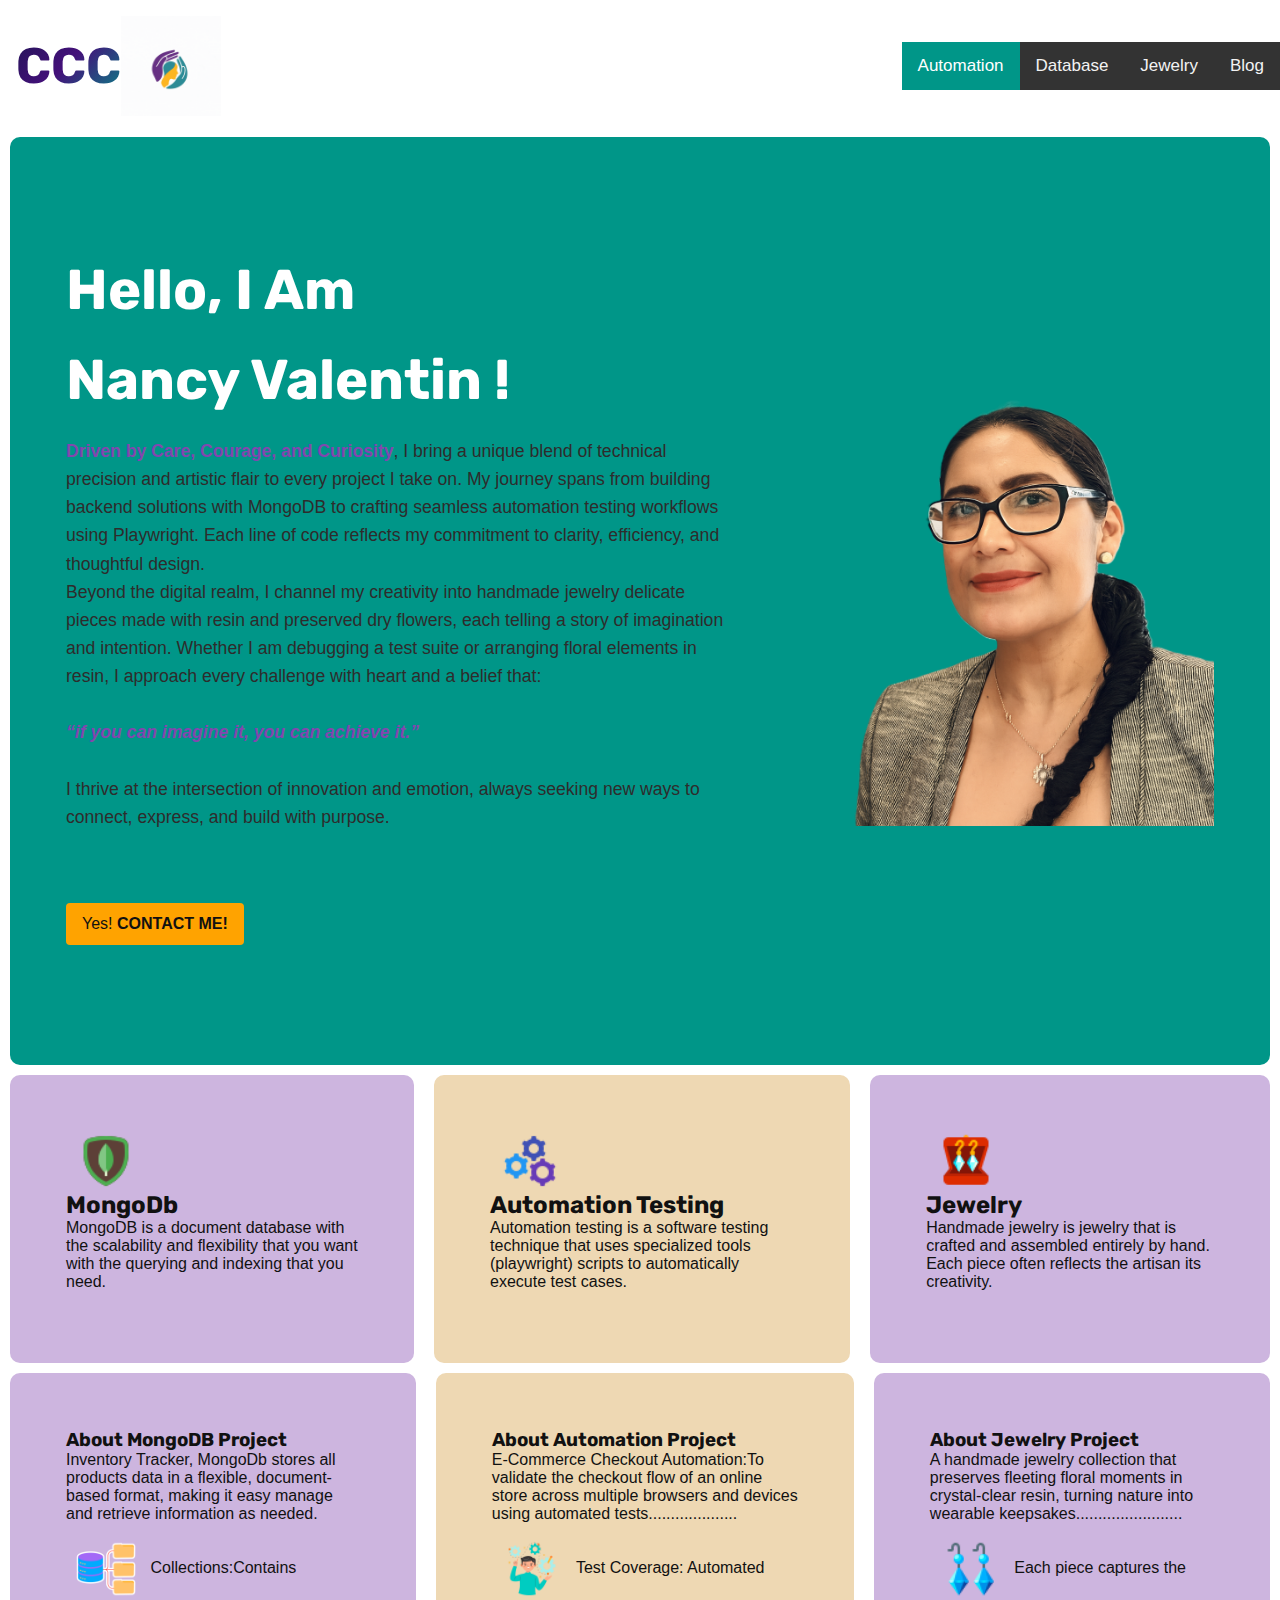
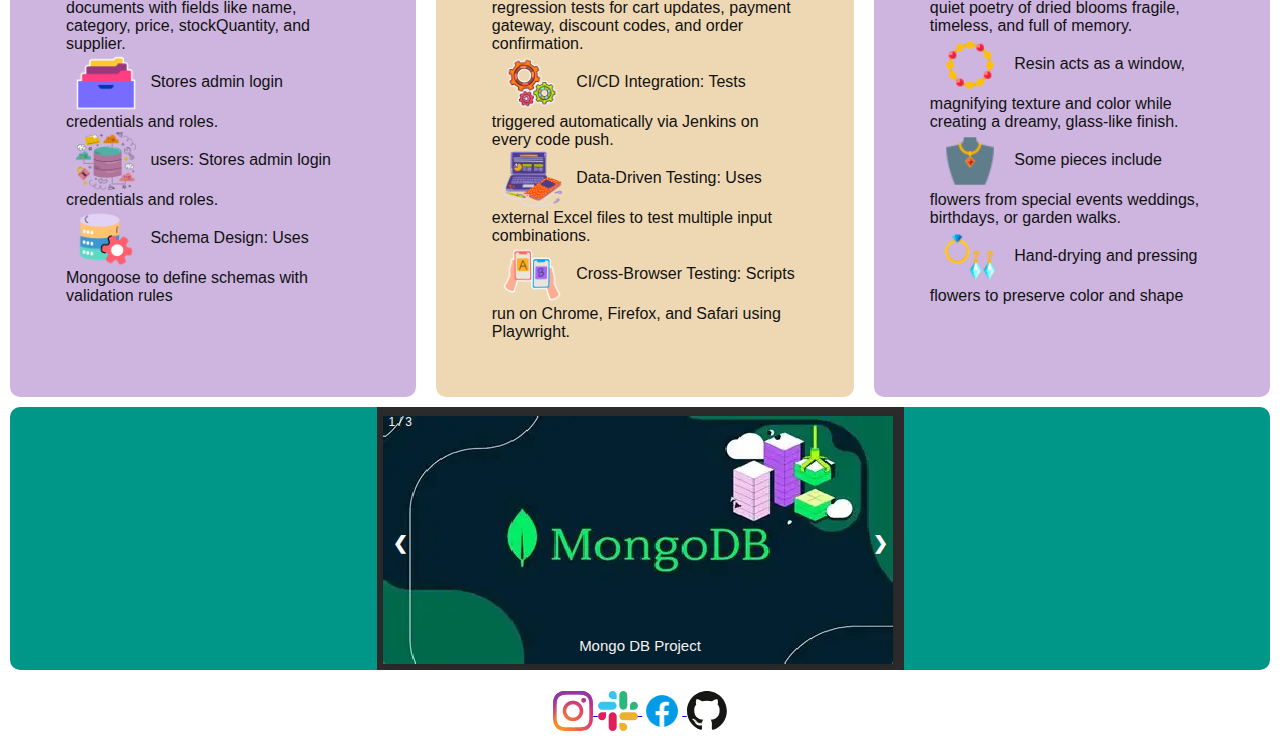
<file: index.html>
<!DOCTYPE html>
<html lang="en">
<head>
<meta charset="UTF-8">
<meta http-equiv="X-UA-Compatible" content="IE=edge">
<meta name="viewport" content="width=device-width, initial-scale=1.0">
<!-- My link with the styles -->
<link rel="stylesheet" href="./style.css">
<link rel="stylesheet" href="./styleNavBar.css">
<link rel="stylesheet" href="./styleHeaderText.css">
<style>
* {box-sizing: border-box}
body {font-family: Verdana, sans-serif; margin:0}
.mySlides {display: none}
img {vertical-align: middle;}

/* Slideshow container */
.slideshow-container {
  max-width: 1000px;
  position: relative;
  margin: auto;
}

/* Next & previous buttons */
.prev, .next {
  cursor: pointer;
  position: absolute;
  top: 50%;
  width: auto;
  padding: 16px;
  margin-top: -22px;
  color: white;
  font-weight: bold;
  font-size: 18px;
  transition: 0.6s ease;
  border-radius: 0 3px 3px 0;
  user-select: none;
}

/* Position the "next button" to the right */
.next {
  right: 0;
  border-radius: 3px 0 0 3px;
}

/* On hover, add a black background color with a little bit see-through */
.prev:hover, .next:hover {
  background-color: rgba(0,0,0,0.8);
}

/* Caption text */
.text {
  color: #f2f2f2;
  font-size: 15px;
  padding: 8px 12px;
  position: absolute;
  bottom: 8px;
  width: 100%;
  text-align: center;
}

/* Number text (1/3 etc) */
.numbertext {
  color: #f2f2f2;
  font-size: 12px;
  padding: 8px 12px;
  position: absolute;
  top: 0;
}

/* The dots/bullets/indicators */
.dot {
  cursor: pointer;
  height: 15px;
  width: 15px;
  margin: 0 2px;
  background-color: #bbb;
  border-radius: 50%;
  display: inline-block;
  transition: background-color 0.6s ease;
}

.active, .dot:hover {
  background-color: #717171;
}

/* Fading animation */
.fade {
  animation-name: fade;
  animation-duration: 1.5s;
}

@keyframes fade {
  from {opacity: .4} 
  to {opacity: 1}
}

/* On smaller screens, decrease text size */
@media only screen and (max-width: 300px) {
  .prev, .next,.text {font-size: 11px}
}
</style>
<title>Nancy Profile</title>
</head>
<body>
   <header>
    <div class="mobile-header" >
      <!--COURAGE CURIOSITY AND CARE-->
      <h3 class="animate-charcter">CCC</h3>
      <img src="./img/LogoMove.gif" alt="Logo" class="logo">
    </div>
    <div class="topnav" id="myTopnav">
      <a href="#projectSection" class="active">Automation</a>
      <a href="#projectSection">Database</a>
      <a href="#projectSection">Jewelry</a>
      <a href="#blogSection">Blog</a>
      <a href="javascript:void(0);" class="icon" onclick="myFunction()">
        <i class="fa fa-bars"></i>
      </a>
  </div>
  </header>
  <section class="hero">
  <div class="hero-text">
    <h1>Hello, I Am  </h1>
    <h1>Nancy Valentin ! </h1>
     <p class="profile_text">
      <strong><span style="color: #8246af;">Driven by Care, Courage, and Curiosity</span></strong>, I bring a unique blend of technical precision and artistic flair to every project I take on. 
      My journey spans from building backend solutions with MongoDB to crafting seamless automation testing workflows using Playwright. 
      Each line of code reflects my commitment to clarity, efficiency, and thoughtful design.
      <br> 
      Beyond the digital realm, I channel my creativity into handmade jewelry delicate pieces made with resin and preserved dry flowers, 
      each telling a story of imagination and intention. 
      Whether I am debugging a test suite or arranging floral elements in resin, I approach every challenge with heart and a belief that:
      <br>
      <br> 
      <em><strong><span style="color: #8246af;">“if you can imagine it, you can achieve it.”</span></strong></em>
      <br>
      <br>
      I thrive at the intersection of innovation and emotion, always seeking new ways to connect, express, and build with purpose.

    </p>
    <br>
    <br>
    <br>
    <br>
  <a href="contactForm.html" class="btn-primary">Yes! <strong>CONTACT ME!</strong></a>
  </div>
  <div class="hero-image">
    <img class="icon" src="./img/Nancy3.png"
      alt="A plus sign formed by a horizontal line intersecting a vertical line" /> 
  </div>
</section>
   <section class="articles-container" id="projectSection">
       <article>
         <img class="icon" src="./img/icon-mongodb.png"
               alt="A wrench and a screwdriver, lying crossed over one another diagonally" />
           
           <h2>MongoDb</h2>
           <p>
            MongoDB is a document database with the scalability and flexibility that you want with the querying and indexing that you need.
           </p>
          
       </article>
       <article>
        <img class="icon" src="./img/icon-automation.png"
               alt="A wrench and a screwdriver, lying crossed over one another diagonally" />
          
           <h2>Automation Testing</h2>
           <p>
            Automation testing is a software testing technique that uses specialized tools (playwright) scripts to automatically execute test cases.
           </p>
          
       </article>
       <article>
        <img class="icon" src="./img/icon-earring.png"
               alt="A wrench and a screwdriver, lying crossed over one another diagonally" />
         
           <h2>Jewelry</h2>
           <p>
            Handmade jewelry is jewelry that is crafted and assembled entirely by hand. Each piece often reflects the artisan its creativity.
           </p>
          
       </article>
   </section>
   <section class="articles-container">
       <article>
           <h3>About MongoDB Project</h3>
           <p>
               Inventory Tracker, MongoDb stores all products data in a flexible, document-based format, making it easy
               manage and retrieve information as needed.
           </p>
           <ul>
               <li>
                   <img class="icon" src="./img/sticker1-database.png"/> Collections:Contains documents with fields like name, category, price, stockQuantity, and supplier.
               </li>
               <li>
                   <img class="icon" src="./img/sticker4-database.png"/> Stores admin login credentials and roles.
               </li>
               <li>
                  <img class="icon" src="./img/sticker2-database.png"/>  users: Stores admin login credentials and roles.
               </li>
               <li>
                   <img class="icon" src="./img/sticker3-database.png"/> Schema Design: Uses Mongoose to define schemas with validation rules
               </li>
              
           </ul>
       </article>
       <article>
            <h3>About Automation Project</h3>
           <p>
               E-Commerce Checkout Automation:To validate the checkout flow of an online store across multiple browsers and devices using automated tests....................
           </p>
            <ul>
               <li>
                   <img class="icon" src="./img/sticker1-auto.png"/> Test Coverage: Automated regression tests for cart updates, payment gateway, discount codes, and order confirmation.
               </li>
               <li>
                   <img class="icon" src="./img/sticker2-auto.png"/> CI/CD Integration: Tests triggered automatically via Jenkins on every code push.
               </li>
               <li>
                   <img class="icon" src="./img/sticker3-auto.png"/> Data-Driven Testing: Uses external Excel files to test multiple input combinations.
               </li>
               <li>
                   <img class="icon" src="./img/sticker4-auto.png"/> Cross-Browser Testing: Scripts run on Chrome, Firefox, and Safari using Playwright.
               </li>
           </ul>
       </article>
       <article>
           <h3>About Jewelry Project</h3>
           <p>
               A handmade jewelry collection that preserves fleeting floral moments in crystal-clear resin, turning nature into wearable keepsakes........................
           </p>
           <ul>
               <li>
                   <img class="icon" src="./img/sticker1-jew.png"/> Each piece captures the quiet poetry of dried blooms fragile, timeless, and full of memory.
               </li>
               <li>
                   <img class="icon" src="./img/sticker2-jew.png"/> Resin acts as a window, magnifying texture and color while creating a dreamy, glass-like finish.
               </li>
               <li>
                   <img class="icon" src="./img/sticker3-jew.png"/> Some pieces include flowers from special events weddings, birthdays, or garden walks.
               </li>
               <li>
                   <img class="icon" src="./img/sticker4-jew.png"/> Hand-drying and pressing flowers to preserve color and shape
               </li>
           </ul>
       </article>
   </section>
   <section class="hero_footer" id="blogSection">

      <!-- Slideshow container -->
<div class="slideshow-container">

  <!-- Full-width images with number and caption text -->
  <div class="mySlides fade" style="text-align: center;">
    <div class="numbertext">1 / 3</div>
     <img src="./img/mongo1.png" style="width:100%">
    <div class="text">Mongo DB Project</div>
  </div>

  <div class="mySlides fade" style="text-align: center;">
    <div class="numbertext">2 / 3</div>
    <img src="./img/play1.png" style="width:100%">
     <div class="text">Automation Testing Project</div>
  </div>

  <div class="mySlides fade" style="text-align: center;">
    <div class="numbertext">3 / 3</div>
    <img src="./img/flowers1.png" style="width:100%">
     <div class="text">Jewelry Project</div>
  </div>

  <!-- Next and previous buttons -->
  <a class="prev" onclick="plusSlides(-1)">&#10094;</a>
  <a class="next" onclick="plusSlides(1)">&#10095;</a>
</div>
<br>  
   </section>
    <footer>
       <a href="#" >
           <img class="socials-icon" src="./img/instagram.svg"/>
       </a>
       <a href="#">
           <img class="socials-icon" src="./img/slack.svg"/>
       </a>
        <a href="#">
           <img class="socials-icon" src="./img/icon-facebook-logo.png"/>
       </a>
       <a href="https://github.com/NancyVale/">
           <img class="socials-icon" src="./img/github.svg"
               alt="The Github logo: a black circle with the silhouette of a white cat, with one tentacle arm" />
       </a>
   </footer>

<script>
let slideIndex = 1;
showSlides(slideIndex);

function plusSlides(n) {
  showSlides(slideIndex += n);
}

function currentSlide(n) {
  showSlides(slideIndex = n);
}

function showSlides(n) {
  let i;
  let slides = document.getElementsByClassName("mySlides");
  let dots = document.getElementsByClassName("dot");
  if (n > slides.length) {slideIndex = 1}    
  if (n < 1) {slideIndex = slides.length}
  for (i = 0; i < slides.length; i++) {
    slides[i].style.display = "none";  
  }
  for (i = 0; i < dots.length; i++) {
    dots[i].className = dots[i].className.replace(" active", "");
  }
  slides[slideIndex-1].style.display = "block";  
  dots[slideIndex-1].className += " active";
}
</script>
</body>
</html>
</file>
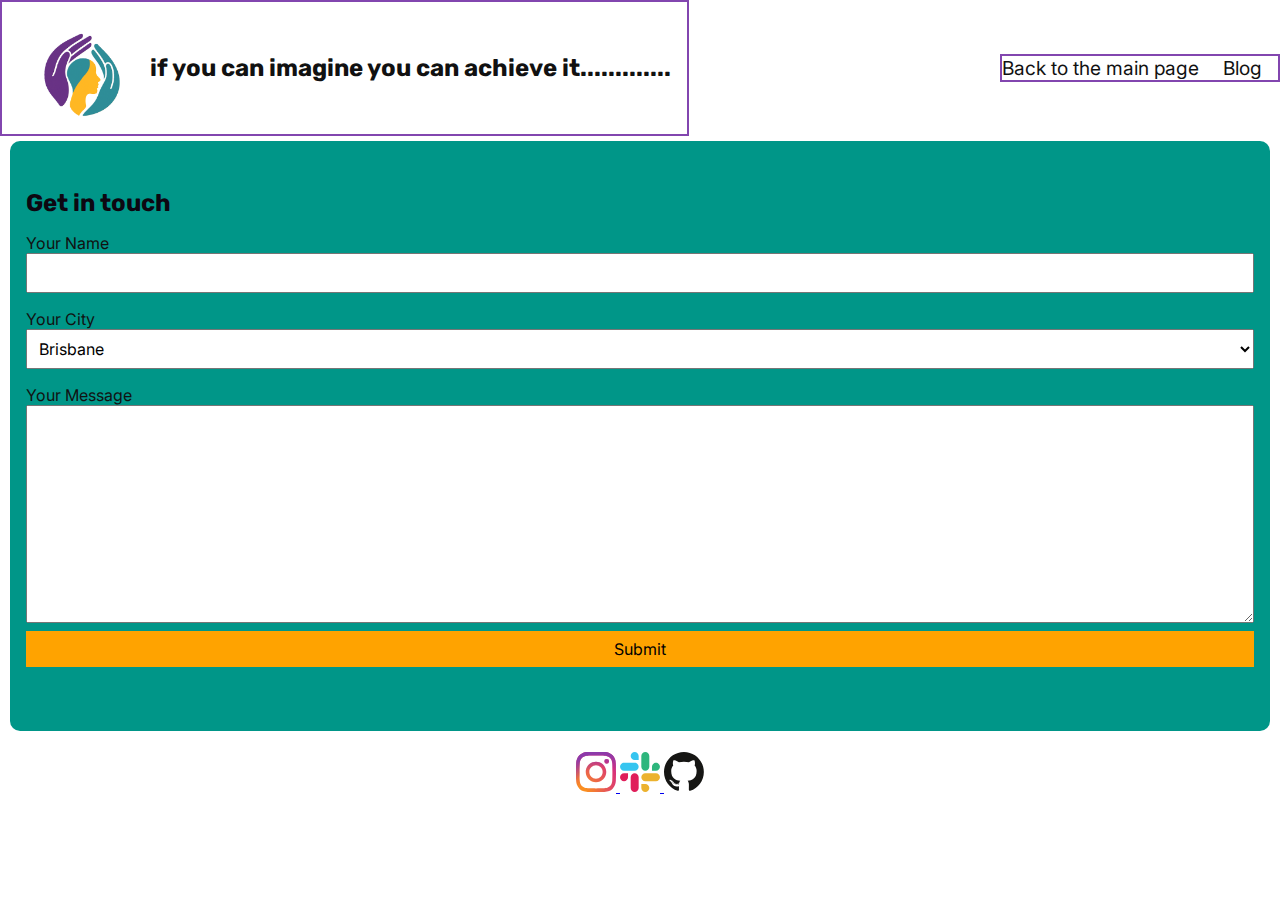
<file: contactForm.html>
<!DOCTYPE html>
 <html lang="en">

<head>
<meta charset="UTF-8">
<meta http-equiv="X-UA-Compatible" content="IE=edge">
<meta name="viewport" content="width=device-width, initial-scale=1.0">
<!-- My link with the styles -->
<link rel="stylesheet" href="./style.css">
<title>Nancy Projects</title>
</head>
<body>
   <header>
       <div class="mobile-header" style="border: 2px solid #8246af;">
           <img src="./img/Test1.png" alt="The She Codes Logo" class="logo">
           <button type="button" class="hamburger-button">
               <img class="hamburger-icon" src="./img/hamburger.svg"
                   alt="Three horizontal lines, positioned one above the other." />
           </button>
              <h2>if you can imagine you can achieve it............. </h2>
       </div>
       <nav class="desktop-nav" aria-label="Primary" style="border: 2px solid #8246af;">
           <ul>
              
               <li>
                   <a href="">Back to the main page</a>
               </li>
               <li>
                   <a href="">Blog</a>
               </li>
             
           </ul>
       </nav>
       <nav class="mobile-nav display-none" aria-label="Primary">
           <ul>
               <li>
                   <a href="">Project1</a>
               </li>
               <li>
                   <a href="">Project2</a>
               </li>
               <li>
                   <a href="">Project3</a>
               </li>
               <li>
                   <a href="">Blog</a>
               </li>
               <li>
                   <a href="">Contact</a>
               </li>
           </ul>
       </nav>
   </header>
   
   <section class="contact-form">
       <h2>Get in touch</h2>
       <form>
           <label for="your-name">Your Name</label>
           <input type="text" id="your-name">
           <label for="city">Your City</label>
           <select name="city-selection" id="city">
               <option value="Brisbane">Brisbane</option>
               <option value="Perth">Perth</option>
               <option value="Moon">The Moon</option>
           </select>
          <label for="message">Your Message</label>
          <textarea name="message-text" id="message" rows="10"></textarea>
          <input type="submit" value="Submit">
       </form>
   </section>
    <footer>
       <a href="https://www.instagram.com/shecodesaus/" title="@shecodesaus on Instagram">
           <img class="socials-icon" src="./img/instagram.svg"
               alt="The Instagram logo: a rounded square camera with a purple-orange gradient filling the lines" />
       </a>
       <a
           href="https://join.slack.com/t/shecodesaus/shared_invite/enQtNzQ3ODk1OTQzODc3LTQ2ZWFmNzM0NjE1MjA0NTI3YjJkMWMyYWVjMDU3ZThhODJmMTk4YmRjZGMzZDRhZDBhODQwNzdlYmJhNDg1YjE">
           <img class="socials-icon" src="./img/slack.svg" alt="The Slack logo: a colourful deconstructed hashtag" />
       </a>
       <a href="https://github.com/SheCodesAus/">
           <img class="socials-icon" src="./img/github.svg"
               alt="The Github logo: a black circle with the silhouette of a white cat, with one tentacle arm" />
       </a>
   </footer>

</body>
</html>
</file>
<file: style.css>
/* Base HTML Styles */
@import url("https://fonts.googleapis.com/css2?family=Inter&family=Rubik:ital,wght@0,400;0,700;1,400&display=swap");

:root {
  --brand: #009688;
  --brand1: #8246af;
--action: #ffa300;
 --white: #ffffff;
--base-light: #cdb5df;
--base-dark: #0d0711;
--black: #111111;}


/* CSS Reset */
html {
   box-sizing: border-box;
   font-size: 16px;
   font-family: "Inter", sans-serif;
   color: var(--black);
   scroll-behavior: smooth;
 }

 *,
 *:before,
 *:after {
   box-sizing: inherit;
 }

 h1,
 h2,
 h3,
 h4,
 h5,
 h6 {
   font-family: "Rubik", sans-serif;
 }

 body,
 h1,
 h2,
 h3,
 h4,
 h5,
 h6,
 p,
 ol,
 ul {
   margin: 0;
   padding: 0;
 }

 ol,
 ul {
   list-style: none;
 }

 img {
   max-width: 100%;
   height: auto;
 }

 input,
 button,
 textarea,
 select {
   font: inherit;
 }

  /* Utilities */
 
 .display-none {
   display: none;
 }

 /* Components */

 /* btn-primary */
 .btn-primary {
   padding: 12px 16px;
   display: inline-block;
   text-decoration: none;
   color: var(--black);
   border-radius: 4px;
   background-color: var(--action);
   transition: all 0.3s ease;
 }
 
 .btn-primary:hover {
   box-shadow: 10px 5px 5px rgba(0, 0, 0, 0.2);
   transform: translateY(-4px);
 }

  /* header */
 header .mobile-header {
   padding: 16px;
   display: flex;
   align-items: center;
   justify-content: space-between;
 }

 header button {
   all: unset;
 }

 @media (min-width: 768px) {
  header {
       display: flex;
       justify-content: space-between;
       align-items: center;
   }

   header nav ul {
       display: flex;
       gap: 24px;
       margin-right: 16px;
   }

   header .mobile-header .hamburger-icon {
       display: none;
   }
 }
 
 /* .logo */
 .logo {
   height: 100px;
 }
  @media (min-width: 768px) {
   .logo {
       height: 100px;
   }
 }

  /* .mobile-nav */
 .mobile-nav a {
   text-decoration: none;
   color: var(--black);
   display: block;
  padding: 4px 16px;
 }
 
 /* .desktop-nav */
 .desktop-nav {
   display: none;
 }

 @media (min-width: 768px) {
   .desktop-nav a {
       text-decoration: none;
       font-size: larger;
       color: var(--black);
   }
 
   .desktop-nav {
       display: inline-block;
   }
 }
 
 /* .hamburger-icon  */
 .hamburger-icon {
   height: 50px;
 }

  /* .hero */
 .hero {
   background-color: var(--brand);
   padding: 56px 16px;
   border-radius: 10px;
   margin: 5px 10px; 
  display: flex;
  align-items: center;
  justify-content: space-between;
  gap: 32px; /* Optional: space between the divs */
 }
 
 .hero h1 {
   font-size: 2rem;
   margin-bottom: 24px;
   color: var(--white);
 }
 
 .hero .hero-accent {
   color: var(--action);
 }

 .hero-text {
  flex: 1;
}

.profile_text {
  font-size: 1.1rem;
  line-height: 1.6;
  color: #2e2c2c;
  font-family:Arial, Helvetica, sans-serif
}

.hero-image {
  display: flex;
  align-items: center;
  justify-content: center;
  gap: 16px; /* space between button and image */
}

.hero-image img {
  order: 2;
  max-width: 450px;
  height: auto;
}

  @media (min-width: 768px) {
   .hero {
       padding: 120px 56px;
   }
 
   .hero h1 {
       font-size: 3.5rem;
       max-width: 70%;
   }
 }

 /* .articles-container  */
 @media (min-width: 768px) {
   .articles-container {
     display: flex;
   }
 }

  article {
   padding: 32px 16px;
   background-color: var(--base-light);
   border-radius: 10px;
   margin: 5px 10px;
   transition: all 0.3s ease;
 }

 .hero_footer {
   background-color: var(--brand);
   border-radius: 10px;
   margin: 5px 10px;
   display: flex;
   align-items: center;
 }

article:nth-child(2) {
  background-color: #eed8b3;
}

@media (min-width: 768px) {
   article {
       padding: 56px;
   }
 }
 
 article:hover {
   /*filter: contrast(150%);*/
   background-color:#a2dbd5;
 }
 
  article .article-heading {
   display: flex;
   justify-content: flex-start;
 }

 article .icon {
   width: 60px;
   height: 60px;
   margin-left: 10px;
   margin-right: 10px;
 }
 
 article .article-heading h2 {
   margin-bottom: 16px;
   color: var(--base-dark);
 }
 
 article p {
   margin-bottom: 16px;
 }

  /* .contact-form */
 .contact-form {
   padding: 48px 16px;
   border-radius: 10px;
   margin: 5px 10px;
   background-color:#009688;
 }
 
 .contact-form input,
 .contact-form select {
   display: block;
   width: 100%;
   padding: 8px;
   margin-bottom: 16px;
 }
 
 .contact-form textarea {
   display: block;
   width: 100%;
   padding: 8px;
 }
 
 .contact-form label {
   display: block;
   width: 100%;
 }
 
 .contact-form h2 {
   color: var(--base-dark);
   margin-bottom: 16px;
 }
 
 .contact-form input[type="submit"] {
   background-color: var(--action);
   border: 0;
   margin-top: 8px;
   cursor: pointer;
 }

  /* footer */
 footer {
   padding: 16px;
   text-align: center;
 }
 
 .socials-icon {
   width: 40px;
   height: 40px;
 }
</file>
<file: styleNavBar.css>
/* Add a black background color to the top navigation */
.topnav {
  background-color: #333;
  overflow: hidden;
}

/* Style the links inside the navigation bar */
.topnav a {
  float: left;
  display: block;
  color: #f2f2f2;
  text-align: center;
  padding: 14px 16px;
  text-decoration: none;
  font-size: 17px;
}

/* Change the color of links on hover */
.topnav a:hover {
  background-color: #ddd;
  color: black;
}

/* Add an active class to highlight the current page */
.topnav a.active {
  background-color: #009688;
  color: white;
}

/* Hide the link that should open and close the topnav on small screens */
.topnav .icon {
  display: none;
}
</file>
<file: styleHeaderText.css>
.animate-charcter
{
   text-transform: uppercase;
  background-image: linear-gradient(
    -225deg,
    #231557 0%,
    #44107a 29%,
    #009688 67%,
    #fff800 100%
  );
  background-size: auto auto;
  background-clip: border-box;
  background-size: 200% auto;
  color: #fff;
  background-clip: text;
  text-fill-color: transparent;
  -webkit-background-clip: text;
  -webkit-text-fill-color: transparent;
  animation: textclip 2s linear infinite;
  display: inline-block;
      font-size: 50px;
}

@keyframes textclip {
  to {
    background-position: 200% center;
  }
}
</file>
